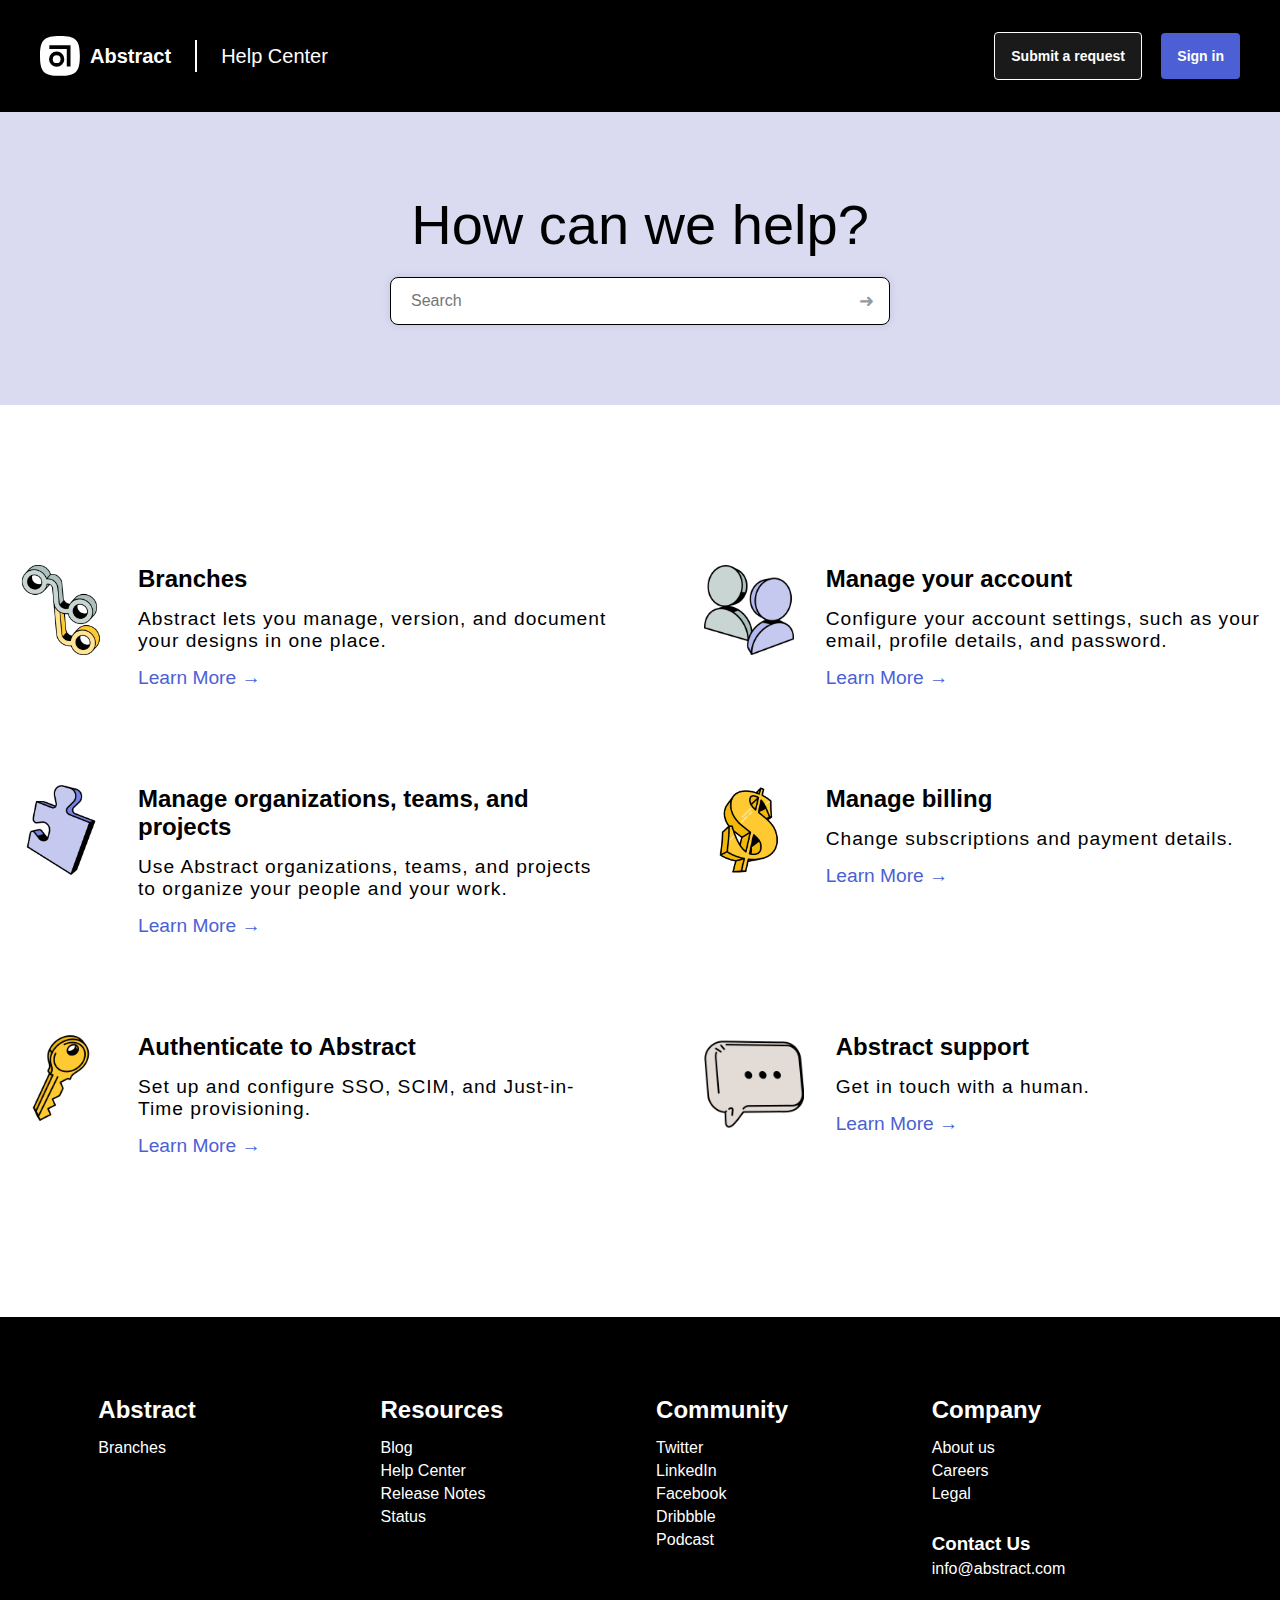
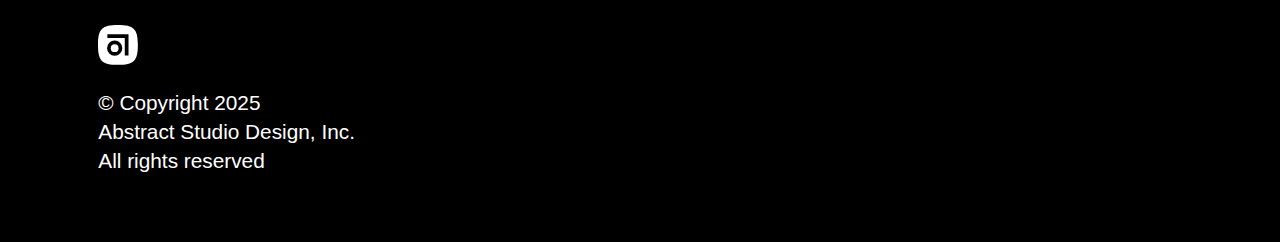
<file: index.html>
<!DOCTYPE html>
<html lang="en">
  <head>
    <meta charset="UTF-8" />
    <meta name="viewport" content="width=device-width, initial-scale=1.0" />
    <link rel="stylesheet" href="assets/css/styles.css" />
    <link rel="icon" href="assets/img/logo.svg" type="image/svg+xml" />
    <title>Abstract</title>
  </head>
  <body>
    <header>
      <nav class="site-header">
        <div class="header-logo">
          <a href="#" class="logo">
            <img src="assets/img/logo.svg" alt="Logo" class="abstract-logo2" />
            <h3 class="logo-text">Abstract</h3>
          </a>

          <span class="divider"></span>
          <span class="logo-text">Help Center</span>
        </div>
        <div class="auth-buttons">
          <button class="request-btn">Submit a request</button>
          <button class="sign-in-btn">Sign in</button>
        </div>
      </nav>
      <section class="hero">
        <h1>How can we help?</h1>
        <div class="search-box">
          <input type="text" placeholder="Search" />
          <span class="arrow">➜</span>
        </div>
      </section>
    </header>
    <main>
      <section class="main">
        <div class="main__container">
          <div class="main__container-logo">
            <img
              src="assets/img/icon-versions.png"
              alt="Branches Icon"
              height="100"
              width="100"
              class="main-icon"
            />
          </div>

          <div class="main__container-text">
            <h2>Branches</h2>
            <p>
              Abstract lets you manage, version, and document your designs in
              one place.
            </p>
            <a href="#">Learn More →</a>
          </div>
        </div>
        <div class="main__container">
          <div class="main__container-icon">
            <img
              src="assets/img/icon-account.png"
              alt="Account Icon"
              height="100"
              width="100"
              class="main-icon"
            />
          </div>
          <div class="main__container-text">
            <h2>Manage your account</h2>
            <p>
              Configure your account settings, such as your email, profile
              details, and password.
            </p>
            <a href="#">Learn More →</a>
          </div>
        </div>
        <div class="main__container">
          <div class="main__container-icon">
            <img
              src="assets/img/icon-organizations.png"
              alt="Projects Icon"
              height="100"
              width="100"
              class="main-icon"
            />
          </div>
          <div class="main__container-text">
            <h2>Manage organizations, teams, and projects</h2>
            <p>
              Use Abstract organizations, teams, and projects to organize your
              people and your work.
            </p>
            <a href="#">Learn More →</a>
          </div>
        </div>
        <div class="main__container">
          <div class="main__container-icon">
            <img
              src="assets/img/icon-billing.png"
              alt="Subscriptions Icon"
              height="100"
              width="100"
              class="main-icon"
            />
          </div>
          <div class="main__container-text">
            <h2>Manage billing</h2>
            <p>Change subscriptions and payment details.</p>
            <a href="pages/dashboard.html">Learn More →</a>
          </div>
        </div>
        <div class="main__container">
          <div class="main__container-icon">
            <img src="assets/img/icon-authenticate.png"" alt="Setup Icon"
            height="100" width="100" class="main-icon" />
          </div>
          <div class="main__container-text">
            <h2>Authenticate to Abstract</h2>
            <p>
              Set up and configure SSO, SCIM, and Just-in-Time provisioning.
            </p>
            <a href="#">Learn More →</a>
          </div>
        </div>
        <div class="main__container">
          <div class="main__container-icon">
            <img
              src="assets/img/icon-comment.png"
              alt="Abstract Logo"
              height="100"
              width="100"
              class="Support Icon"
            />
          </div>
          <div class="main__container-text">
            <h2>Abstract support</h2>
            <p>Get in touch with a human.</p>
            <a href="#">Learn More →</a>
          </div>
        </div>
      </section>
    </main>
    <footer>
      <div class="footer__row1">
        <h2>Abstract</h2>
        <ul>
          <li><a href="#">Branches</a></li>
        </ul>
      </div>
      <div class="footer__row2">
        <h2>Resources</h2>
        <ul>
          <li><a href="#">Blog</a></li>
          <li><a href="#">Help Center</a></li>
          <li><a href="#">Release Notes</a></li>
          <li><a href="#">Status</a></li>
        </ul>
      </div>
      <div class="footer__row3">
        <h2>Community</h2>
        <ul>
          <li><a href="#">Twitter</a></li>
          <li><a href="#">LinkedIn</a></li>
          <li><a href="#">Facebook</a></li>
          <li><a href="#">Dribbble</a></li>
          <li><a href="#">Podcast</a></li>
        </ul>
      </div>
      <div class="footer__row4">
        <h2>Company</h2>
        <ul>
          <li><a href="#">About us</a></li>
          <li><a href="#">Careers</a></li>
          <li><a href="#">Legal</a></li>
        </ul>

        <h3>Contact Us</h3>
        <ul>
          <li><a href="mailto:info@abstract.com">info@abstract.com</a></li>
        </ul>
      </div>
      <div class="footer__row5">
        <img src="assets/img/logo.svg" alt="Logo" class="abstract-logo" />
        <ul>
          <li>&copy; Copyright 2025</li>
          <li>Abstract Studio Design, Inc.</li>
          <li>All rights reserved</li>
        </ul>
      </div>
    </footer>
  </body>
</html>
</file>
<file: assets/css/styles.css>
*,
*::before,
*::after {
  box-sizing: border-box;
  padding: 0;
  margin: 0;
}

ul,
li {
  list-style: none;
}

a {
  text-decoration: none;
  color: inherit;
}
/*-------------------- Reset End ------------------*/
/*---------------- Component Styles ---------------*/
body {
  background-color: #ffffff;
  font-family: "GT America Standard", sans-serif;
  /* font-family: Arial, sans-serif; */
  /* color: white; */
}

a:hover {
  text-decoration: underline;
}

/*----------------- Page Elements -----------------*/
/*nav*/
.site-header {
  display: flex;
  justify-content: space-between;
  align-items: center;
  background-color: black;
  color: white;
  padding: 20px 40px;
  flex-wrap: wrap;
}

.header-logo {
  display: flex;
  align-items: center;
  gap: 1.5rem;
  flex-wrap: wrap;
}

.header-logo a {
  text-decoration: none;
}

.logo {
  display: flex;
  justify-content: center;
  align-items: center;
  gap: 10px;
  transition: all 0.3s ease-in-out;
  cursor: pointer;
}

.logo-text {
  font-size: 20px;
}

.logo:hover {
  transform: scale(1.1);
}

.abstract-logo2 {
  height: 40px;
  width: 40px;
  margin: 1rem 0;
  cursor: pointer;
  transition: all 0.3s ease-in-out;
}

.divider {
  width: 2px;
  height: 2rem;
  background: #ffffff;
}

.auth-buttons button {
  margin-left: 15px;
  padding: 15px 16px;
  cursor: pointer;
  border-radius: 4px;
  font-size: 14px;
  font-weight: 600;
  color: white;
}

.request-btn {
  background-color: rgb(255, 255, 255, 0.1);
  border: white 1px solid;
  transition: all 0.1s ease;
}

.request-btn:hover {
  background-color: rgb(255, 255, 255, 0.2);
}

.request-btn:active {
  background-color: rgb(255, 255, 255, 0.1);
  box-shadow: 0 8px 15px rgba(255, 255, 255, 0.1);
  transition: all 0.1s ease;
}

.sign-in-btn {
  background-color: #4c5fd5;
  border: none;
  transition: all 0.1s ease;
}

.sign-in-btn:hover {
  background-color: #3a4bb5;
  border: none;
}

.sign-in-btn:active {
  background-color: #4f65f3;
  box-shadow: 0 8px 15px rgba(255, 255, 255, 0.1);
  transition: all 0.1s ease;
}

/*header*/
.hero {
  background-color: #dadbf1;
  text-align: center;
  padding: 80px 20px;
}

.hero h1 {
  font-size: 56px;
  font-weight: 400;
  margin-bottom: 20px;
}

.search-box {
  position: relative;
  display: inline-block;
  width: 100%;
  max-width: 500px;
}

.search-box input {
  width: 100%;
  max-width: 500px;
  padding: 14px 20px;
  border-radius: 8px;
  border: none;
  font-size: 16px;
  color: #333;
  background-color: white;
  box-shadow: 0 0 8px rgba(0, 0, 0, 0.1);
  border: #000000 1px solid;
}

.search-box .arrow {
  position: absolute;
  right: 1rem;
  top: 50%;
  transform: translateY(-50%);
  color: #999;
  pointer-events: none;
  font-size: 1.1rem;
}

.search-box::placeholder {
  color: #999;
}

/*main*/
.main {
  display: grid;
  grid-template-columns: repeat(2, auto);
  gap: clamp(2rem, 2vw + 4rem, 8rem);
  row-gap: 6rem;
  padding: 10rem 1rem;
  justify-content: center;
  @media (max-width: 1097px) {
    grid-template-columns: repeat(1, auto);
    padding: 5rem 1rem;
  }
}

.main__container {
  display: flex;
  justify-content: start;
  align-items: start;
  gap: 2rem;
  max-width: 40rem;
}

.main-icon {
  width: 90px;
  height: 90px;
  object-fit: contain;
}

.main a {
  font-size: 1.2rem;
  color: #4c5fd5;
}

.main a:focus {
  color: #2a2b44;
}

.main h2 {
  font-weight: 600;
  font-size: 1.5rem;
}

.main p {
  letter-spacing: 1px;
  font-size: 1.2rem;
  margin: 15px 0;
}

/*footer*/
footer {
  display: grid;
  justify-content: center;
  /* grid-template-columns: repeat(5, 1fr); */
  grid-template-columns: repeat(auto-fit, minmax(250px, max-content));
  gap: clamp(0.75rem, 2vw, 2rem);
  background-color: #000000;
  color: white;
  padding: 4rem 1rem;
}

.footer__row5 {
  margin-top: 9rem;
  /* grid-column: -1; */
  /* grid-row: auto; */
  justify-self: end;
  align-self: end;
  font-size: 1.3rem;
  font-weight: 400;
  @media (max-width: 1393px) {
    margin-top: 0rem;
  }
}

.abstract-logo {
  height: 40px;
  width: 40px;
  margin: 1rem 0;
  transition: all 0.3s ease-in-out;
}

.abstract-logo:hover {
  transform: scale(1.2);
}

footer h2 {
  font-weight: 600;
  font-size: 1.5rem;
  margin: 15px 0;
}

footer h3 {
  margin-top: 30px;
}

footer li {
  margin: 5px 0;
}

footer a:focus {
  color: #dadbf1;
}
/*----------------- Dashbord Elements -----------------*/
/*---left sidebar---*/
.dashboard {
  display: grid;
  grid-template-columns: 250px 1fr;
  @media screen and (max-width: 645px) {
    grid-template-columns: 1fr;
  }
}

.dashboard__sidebar {
  display: flex;
  flex-direction: column;
  justify-content: space-between;
  background-color: #dadbf1;
  color: rgb(0, 0, 0);
}

.dashboard__sidebar li {
  display: flex;
  align-items: center;
  font-weight: 600;
}

.dashboard__sidebar li box-icon {
  margin-right: 1rem;
}

.sidebar__tabs {
  display: block;
  width: 100%;
  padding: 1rem 1rem;
  color: rgb(0, 0, 0);
}

.tab__active {
  /* background-color: #4c5fd5; */
  background: linear-gradient(to left, #4c5fd5, #2439a2);
  color: rgb(255, 255, 255);
}

/*---right content---*/
.dashboard__content {
  display: grid;
  grid-template-columns: repeat(2, 1fr);
  grid-template-rows: auto auto auto;

  padding: 2rem;
  background-color: #f4f4f4;
  @media (max-width: 714px) {
    padding: 0.5rem;
  }
  @media (max-width: 1312px) {
    display: inline;
  }
}

/*getstartet*/
.dashboard__content-subscription {
  grid-column: span 1;
  display: flex;
  align-items: center;
  padding: 2rem;
  margin: 1rem;
}

.subscription-btn {
  background-color: #4c5fd5;
  color: white;
  padding: 0.75rem 1.25rem;
  /* border: none; */
  margin: 0 2rem;
  border-radius: 20px;
  cursor: pointer;
}

.subscription-btn:hover {
  background-color: #3a4bb5;
}

@media (max-width: 821px) {
  .dashboard__content-subscription {
    flex-wrap: wrap;
  }
  .subscription-btn {
    margin: 2rem 0;
  }
}

/*utilization*/
.dashboard__content-utilization {
  grid-column: span 1;
  padding: 2rem;
  margin: 1rem;
  background-color: #e7e7e7;
  border-radius: 12px;
  border: 1px solid #dadbf1;
}

.utilization-card {
  padding: 1.5rem;
  margin: 2rem 0rem;
  background-color: #dadbf1;
  border-radius: 1rem;
  border: 1px solid #ddd;
  color: #000;
}

.utilization-container {
  height: 12px;
  background: #eee;
  border-radius: 6px;
  margin-top: 0.8rem;
}

.utilization-fill {
  height: 100%;
  width: 80%;
  background: linear-gradient(to left, #4c5fd5, #2439a2);
  border-radius: 6px;
}

/*yearoverview*/
.dashboard__content-overview {
  grid-column: span 2;
  display: flex;
  flex-direction: column;
  justify-content: center;
  align-items: center;
  color: rgb(0, 0, 0);
  padding: 2rem;
  margin: 1rem;
  background-color: #e7e7e7;
  border-radius: 12px;
  border: 1px solid #dadbf1;
}

.dashboard__content-overview h2 {
  margin-bottom: 2rem;
}

.overview__year {
  display: flex;
  /* gap: 4rem; */
  gap: clamp(0.5rem, 2vw + 0.5rem, 3rem);
  align-items: center;
  flex-wrap: wrap;
}

.overview__month {
  display: flex;
  flex-direction: column;
  align-items: center;
  font-size: 0.95rem;
  font-weight: 500;
  min-width: 40px;
}

.overview__month .overview-value {
  font-weight: 400;
  font-size: 0.9rem;
}

/*trend*/
.dashboard__content-trend {
  grid-column: span 1;
  display: flex;
  justify-content: space-evenly;
  flex-wrap: wrap;
  gap: 2rem;
  margin: 1rem;
  padding: 2rem;
  background-color: #e7e7e7;
  border-radius: 12px;
  border: 1px solid #dadbf1;
  @media (max-width: 1787px) {
    flex-direction: column;
  }
}

.trend-card {
  background-color: #dadbf1;
  border-radius: 1rem;
  padding: 1.2rem;
  box-shadow: 0 4px 10px rgba(0, 0, 0, 0.2);
  border-left: 6px solid #4c5fd5;
}

.trend-down {
  border-left: 6px solid #f44336;
}

.trend-value {
  font-size: 1.6rem;
  font-weight: bold;
}

.trend-sub {
  font-size: 0.9rem;
  color: #aaa;
}

/*statistics*/
.dashboard__content-roi {
  grid-column: span 1;
  padding: 2rem;
  margin: 1rem;
  background-color: #e7e7e7;
  border-radius: 12px;
  border: 1px solid #dadbf1;
}

.roi-details {
  background-color: #dadbf1;
  border-radius: 1rem;
  padding: 1.2rem;
  margin: 1rem;
  box-shadow: 0 4px 10px rgba(0, 0, 0, 0.2);
  border-left: 6px solid #4c5fd5;
  font-weight: 600;
  text-align: center;
}

.roi-number {
  display: inline-block;
  font-size: 48px;
  font-weight: 600;
  color: #27ae60;
}
</file>
